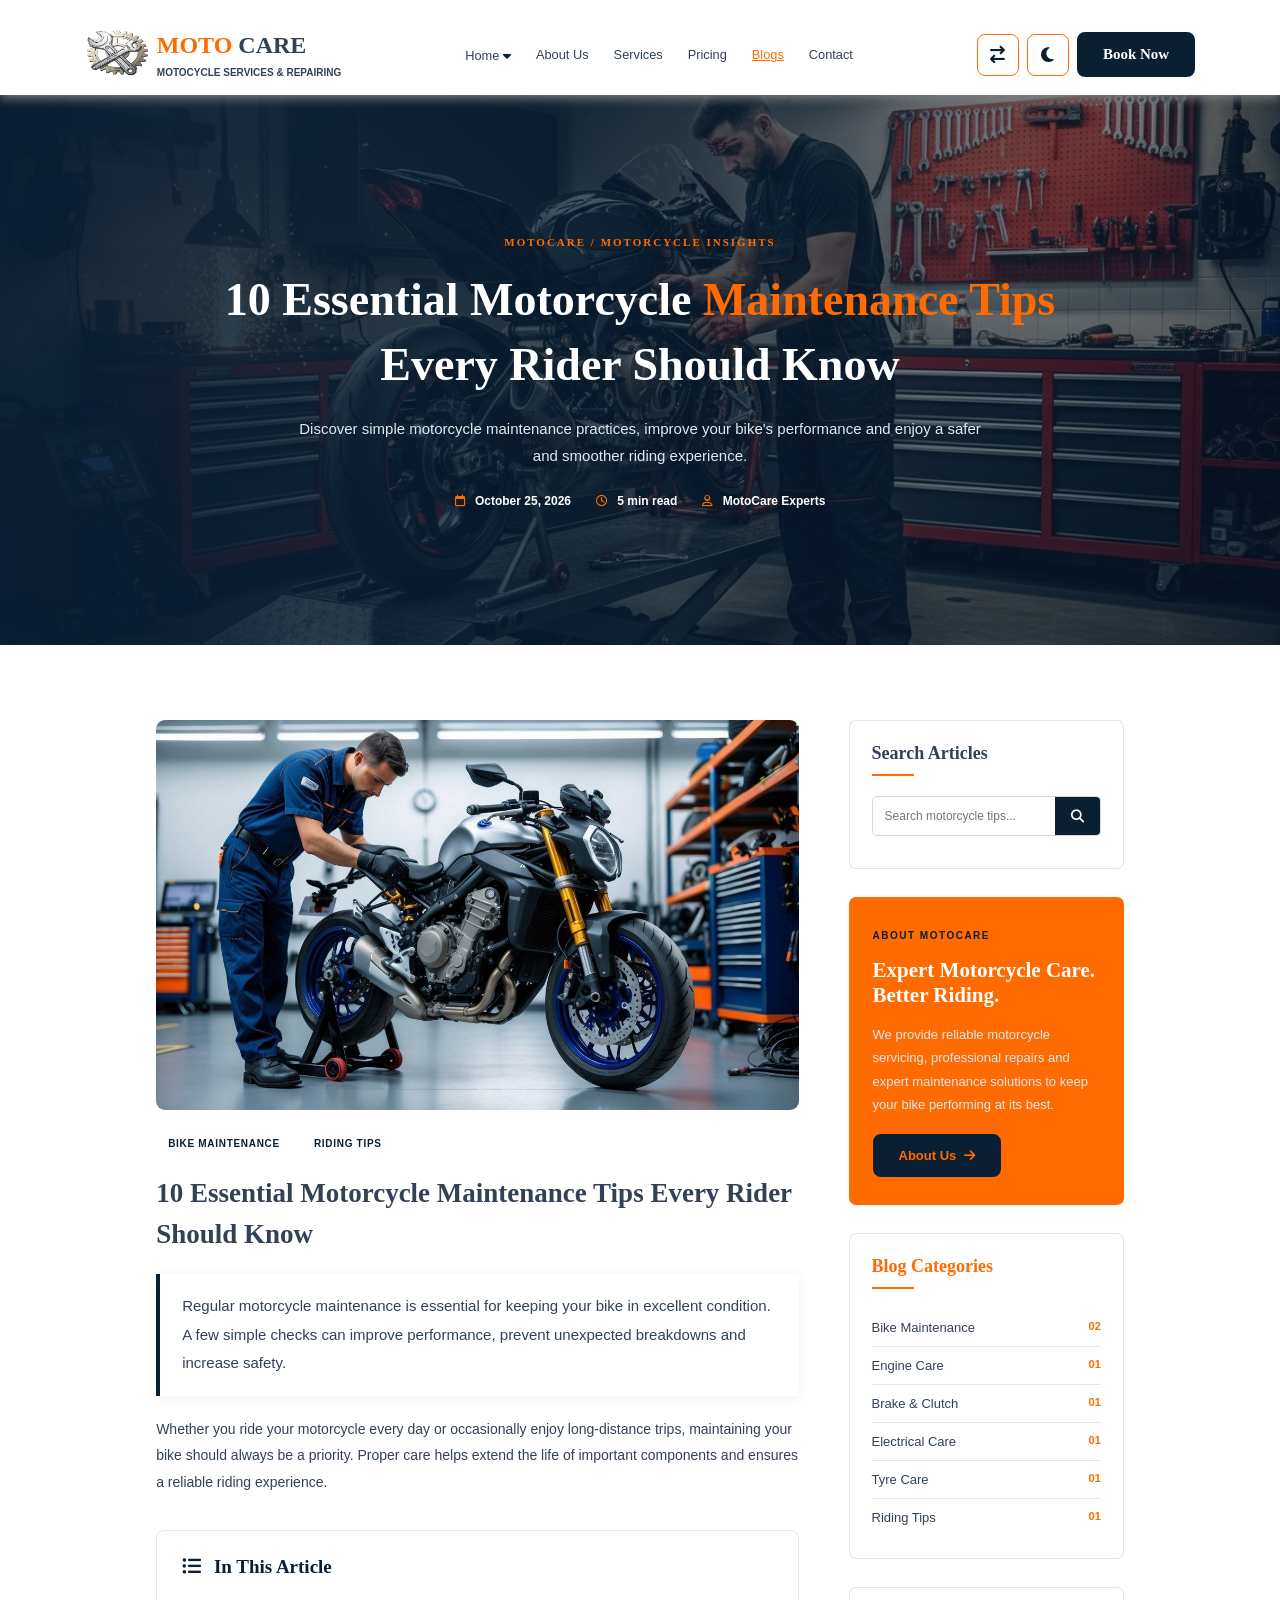
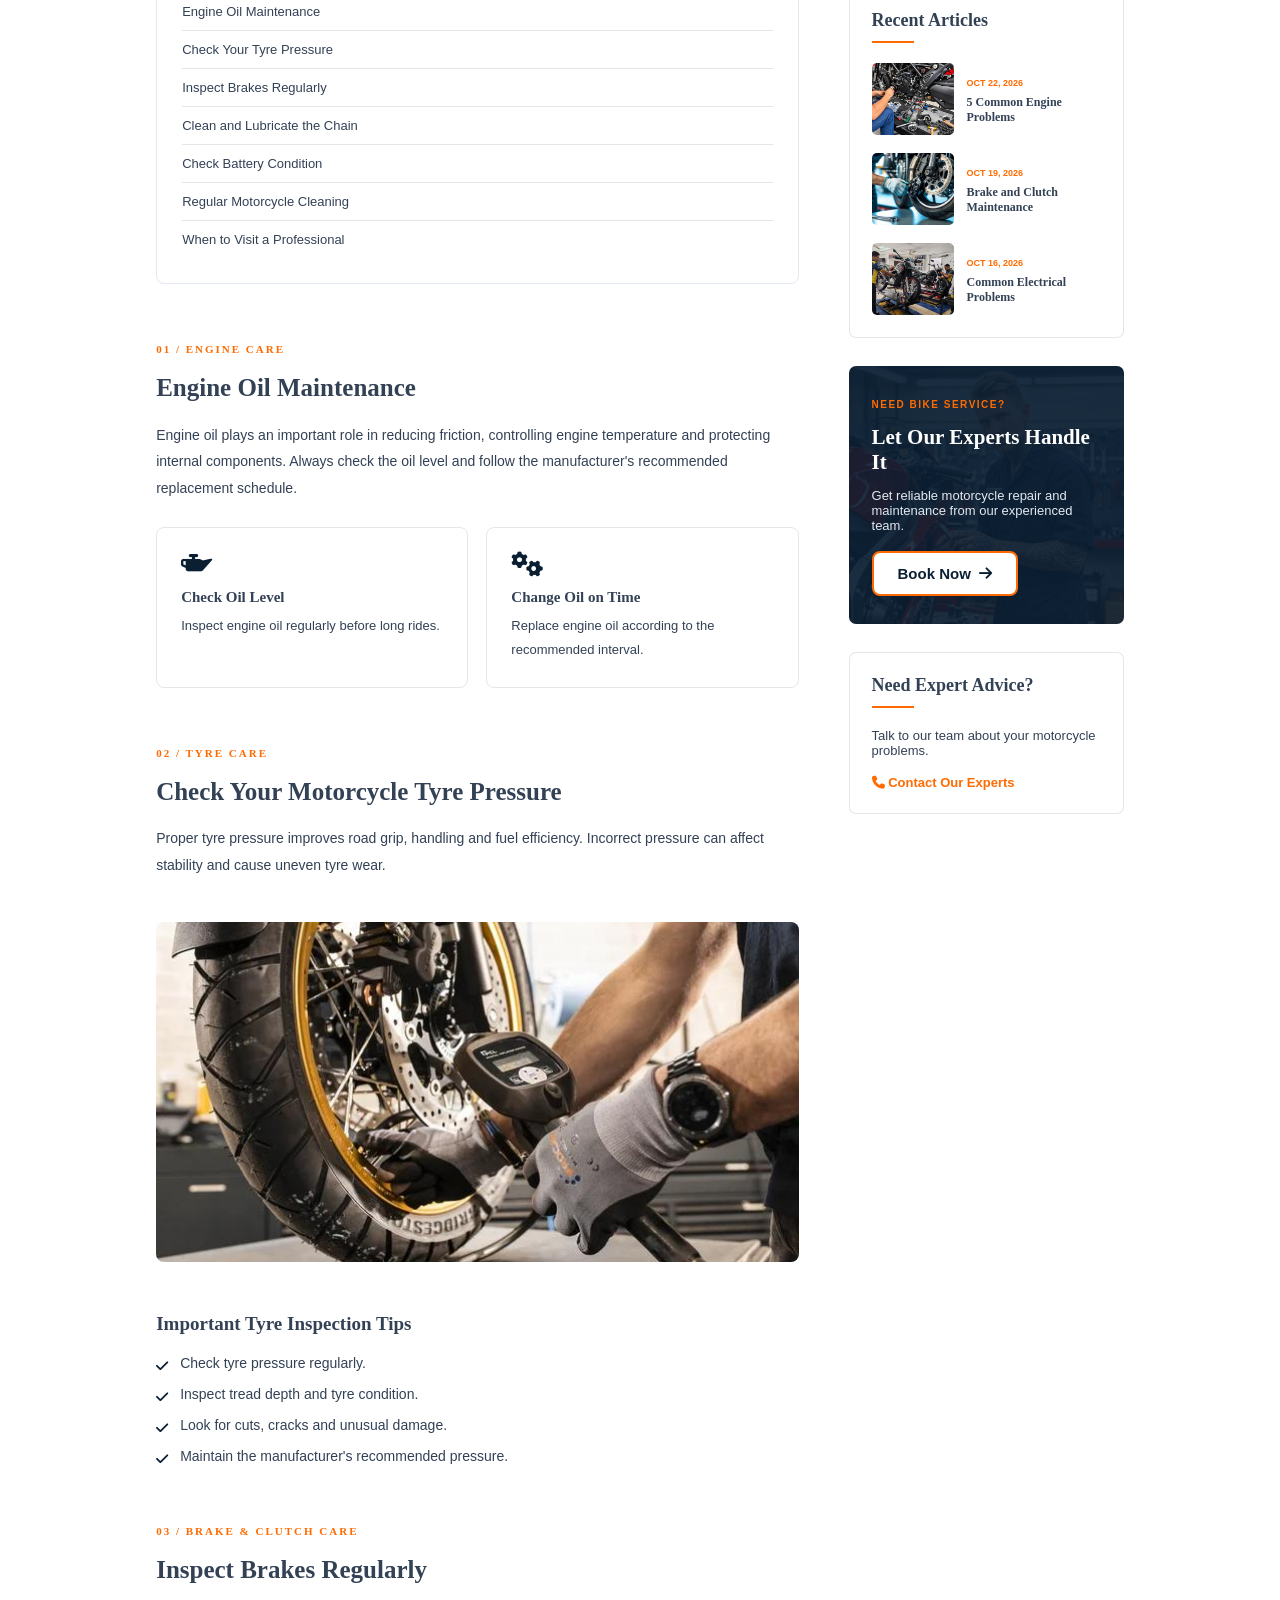
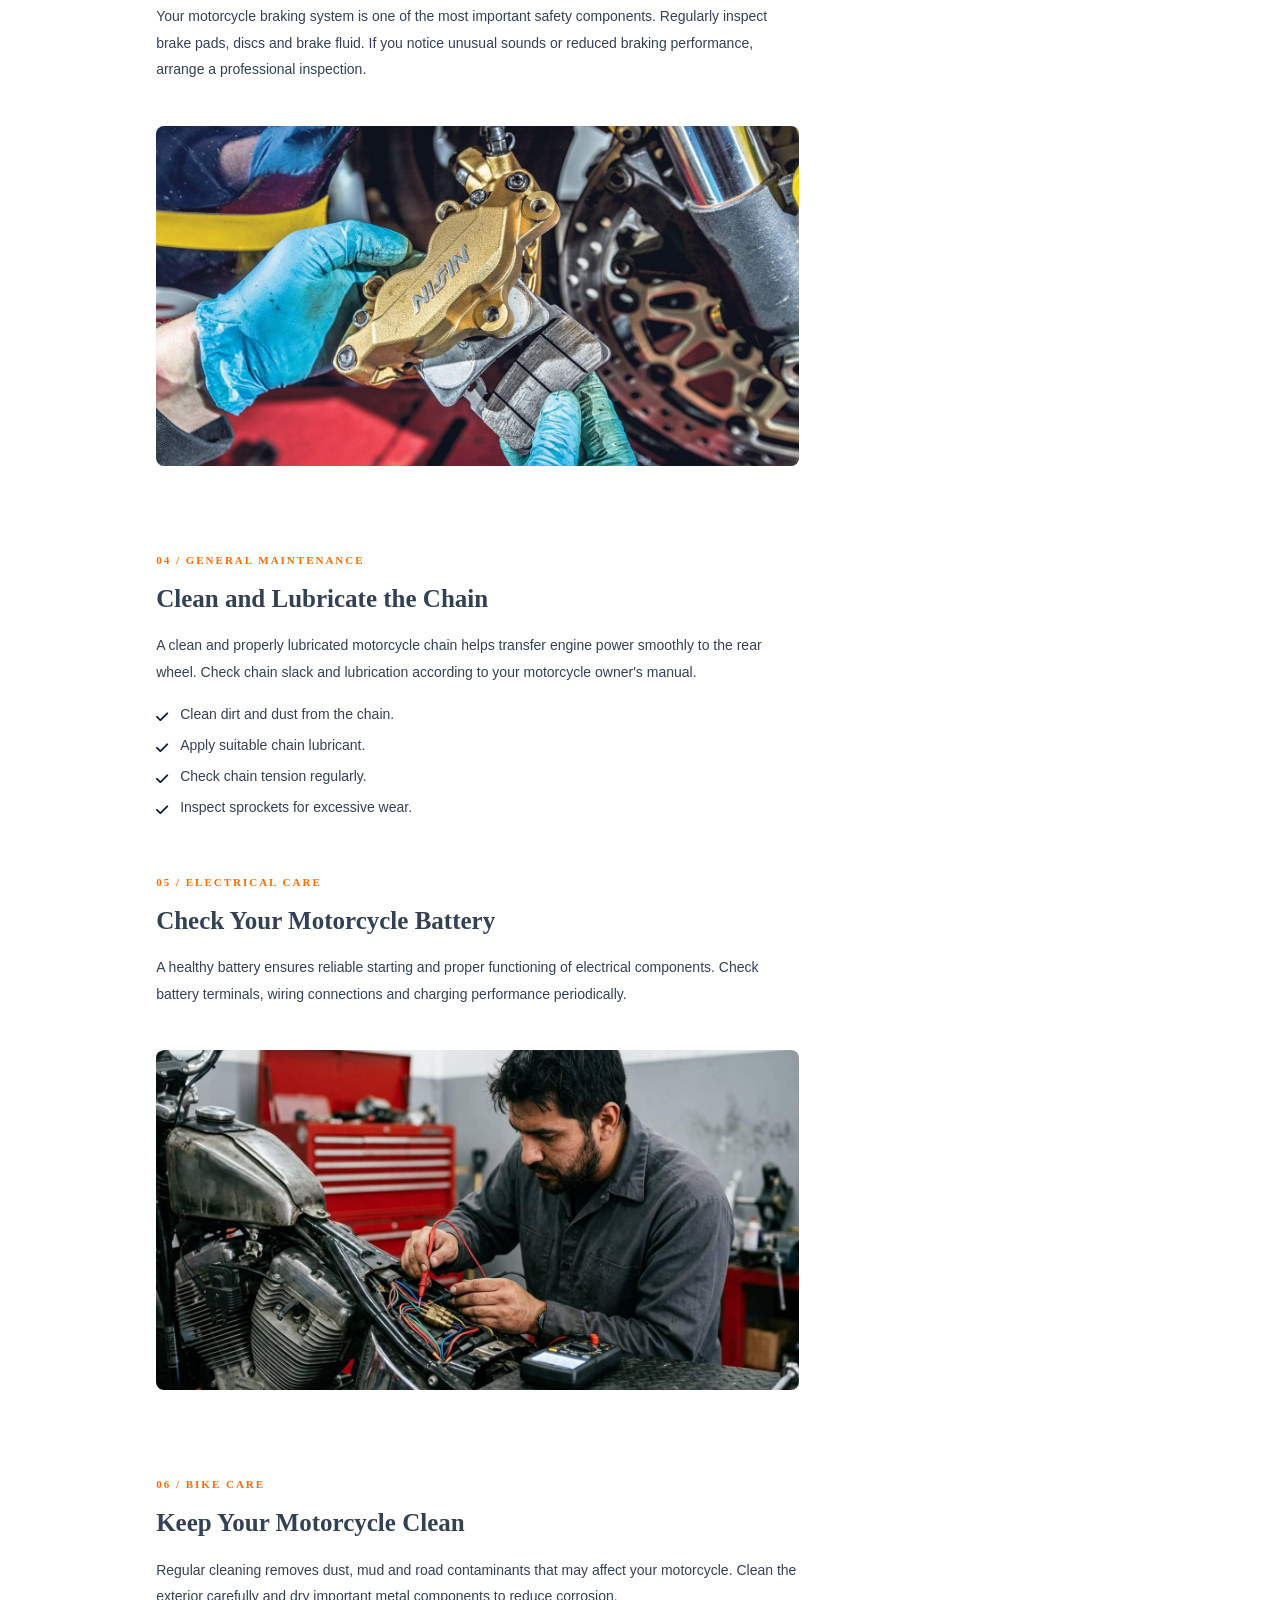
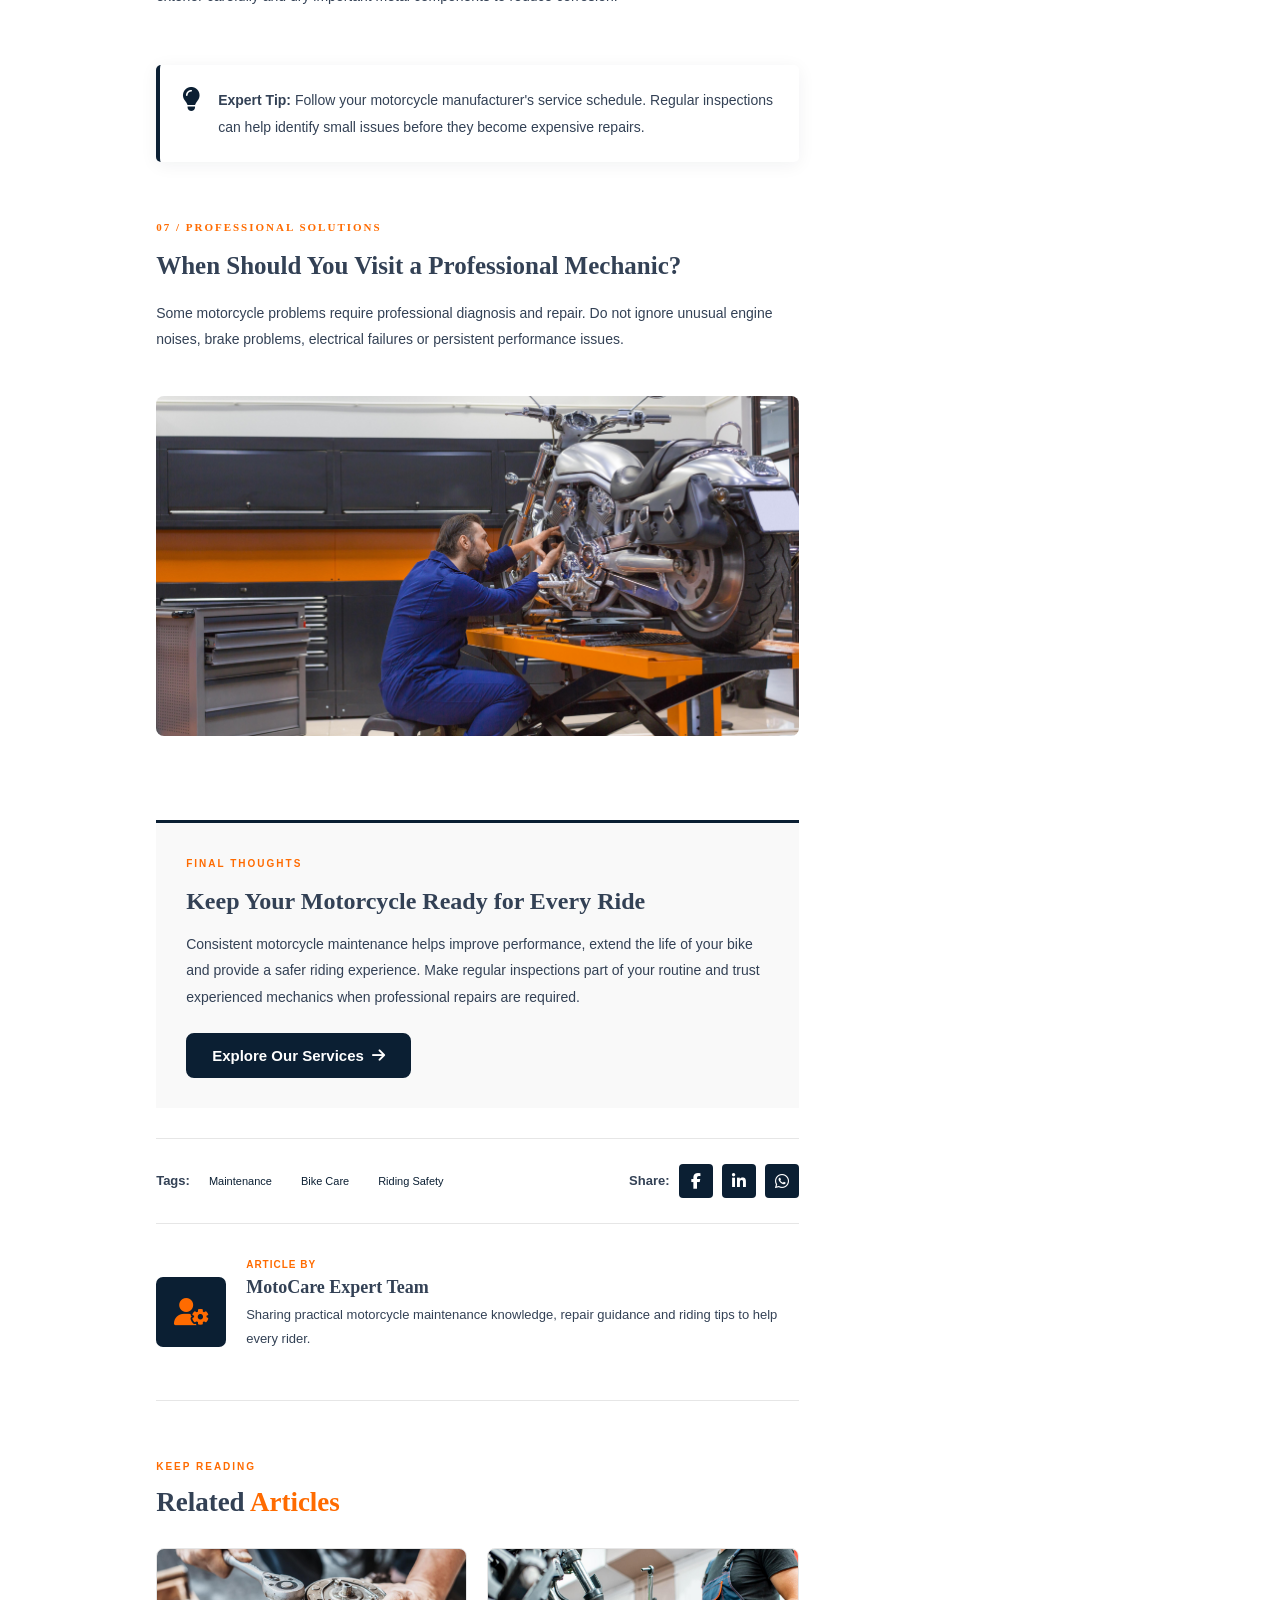
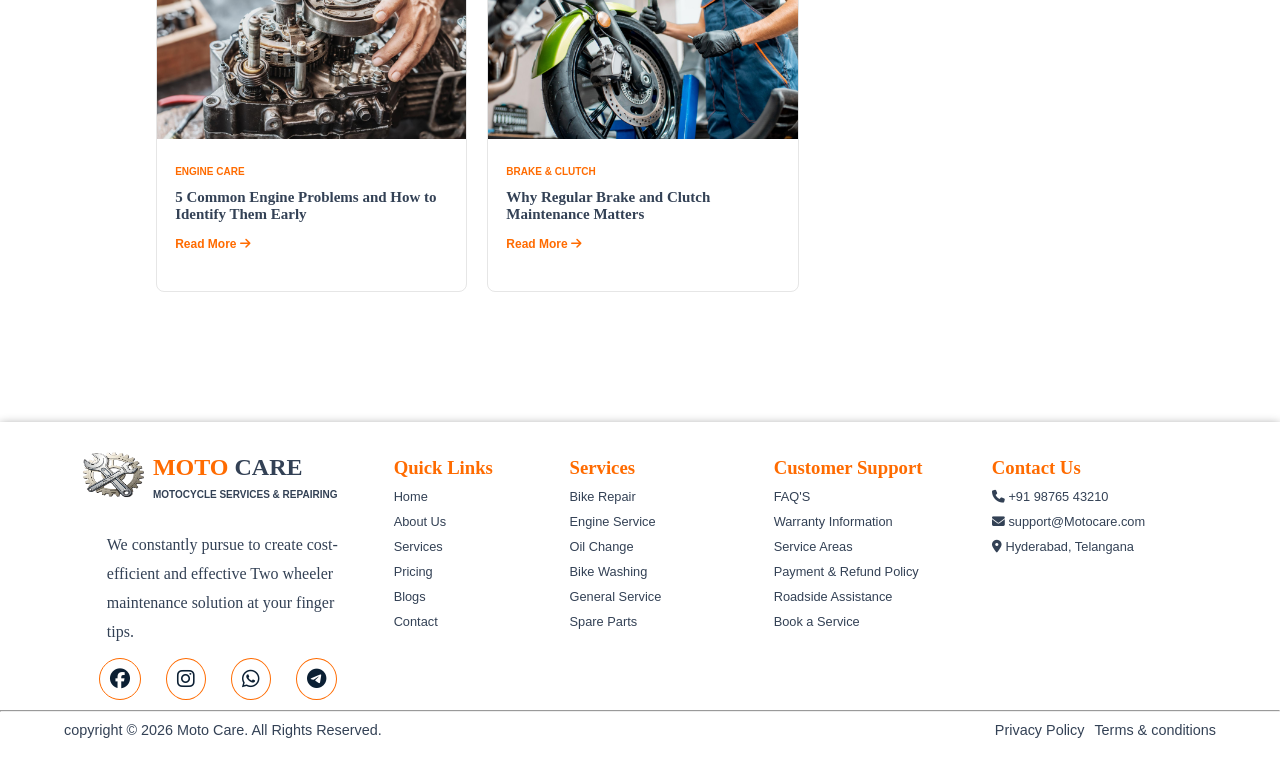
<file: blogdetails.html>
<!DOCTYPE html>
<html lang="en">
<head>
    <meta charset="UTF-8">
    <meta name="viewport" content="width=device-width, initial-scale=1.0">
    <title>MotoCare | Motorcycle Services & Repairing</title>
     <link rel="icon" type="image/png" sizes="64x64" href="images/logo3.png">
    <link rel="stylesheet"
        href="https://cdnjs.cloudflare.com/ajax/libs/font-awesome/6.5.2/css/all.min.css">

    <link rel="stylesheet" href="blogdetails.css">
    <link rel="stylesheet" href="header&footer.css">
    
</head>
<body>
    <header class="header">
        <nav class="nav-bar">
            <div class="brand">
                <div class="brand-logo">
                    <img src="images/logo4.png" alt="MOTOCARE-LOGO">
                </div> 
                <div class="brand-title">
                    <h1>MOTO<span> CARE</span></h1>
                    <p> MOTOCYCLE SERVICES & REPAIRING</p>
                </div>   
            </div>
            <div class="nav-links">
                <li class="dropdown">
                    <a href="home1.html" class="home-btn">Home <span class="caret"><i class="fa-solid fa-caret-down"></i></span></a> 
                    <ul class="dropdown-menu">
                        <li><a href="home1.html">Home Classic</a></li>
                        <li><a href="home2.html" class="nav-link active">Home Standard</a></li>
                    </ul>
                </li>
                <a href="about.html"> About Us </a>
                <a href="services.html"> Services </a>
                <a href="pricing.html"> Pricing </a>
                <a href="blogs.html"class="nav-link active"> Blogs </a>
                <a href="contact.html">Contact </a>
            </div>
            <div class="toggles">
                <button class="Rtl-toggle" id="rtl-toggle"><i class="fa-solid fa-arrow-right-arrow-left"></i></button>
                <button class="theme-toggle" id="theme-toggle"><i class="fa-solid fa-moon"></i></button>
                <a class="primary-btn" href="book.html"> Book Now </a>
                <div class="dropdown mobile-dropdown">
                    <button class="menu-toogle" id="menu-toogle">
                        <i class="fa-solid fa-bars"></i>
                    </button>
                    <ul class="dropdown-menu">
                        <li><a href="index.html">Home</a></li>
                        <li><a href="about.html">About Us</a></li>
                        <li><a href="services.html">Services</a></li>
                        <li><a href="pricing.html">Pricing</a></li>
                        <li><a href="blogs.html">Blogs</a></li>
                        <li><a href="contact.html">Contact</a></li>
                     </ul>
                </div>     

            </div>
        </nav>
    </header>



<section class="bd-hero">
    <div class="bd-hero-overlay"></div>

    <div class="bd-hero-content">
        <span class="bd-eyebrow">MOTOCARE / MOTORCYCLE INSIGHTS</span>

        <h1>
            10 Essential Motorcycle
            <span>Maintenance Tips</span>
            Every Rider Should Know
        </h1>

        <p>
            Discover simple motorcycle maintenance practices,
            improve your bike's performance and enjoy a safer
            and smoother riding experience.
        </p>

        <div class="bd-meta">
            <span><i class="fa-regular fa-calendar"></i> October 25, 2026</span>
            <span><i class="fa-regular fa-clock"></i> 5 min read</span>
            <span><i class="fa-regular fa-user"></i> MotoCare Experts</span>
        </div>
    </div>
</section>



<section class="bd-section">

    <div class="bd-container">

        <main class="bd-article">

            <div class="bd-featured-image">
                <img src="images/about5.jpg"
                alt="Professional motorcycle maintenance">
            </div>

            <div class="bd-tags">
                <span>BIKE MAINTENANCE</span>
                <span>RIDING TIPS</span>
            </div>

            <h2 class="bd-main-title">
                10 Essential Motorcycle Maintenance Tips Every Rider Should Know
            </h2>

            <blockquote class="bd-intro">
                Regular motorcycle maintenance is essential for
                keeping your bike in excellent condition. A few
                simple checks can improve performance, prevent
                unexpected breakdowns and increase safety.
            </blockquote>

            <p class="bd-description">
                Whether you ride your motorcycle every day or
                occasionally enjoy long-distance trips, maintaining
                your bike should always be a priority. Proper care
                helps extend the life of important components and
                ensures a reliable riding experience.
            </p>


            <div class="bd-toc">

                <h3><i class="fa-solid fa-list-ul"></i> In This Article</h3>

                <ul>
                    <li><a href="#bd-engine">Engine Oil Maintenance</a></li>
                    <li><a href="#bd-tyres">Check Your Tyre Pressure</a></li>
                    <li><a href="#bd-brakes">Inspect Brakes Regularly</a></li>
                    <li><a href="#bd-chain">Clean and Lubricate the Chain</a></li>
                    <li><a href="#bd-battery">Check Battery Condition</a></li>
                    <li><a href="#bd-cleaning">Regular Motorcycle Cleaning</a></li>
                    <li><a href="#bd-professional">When to Visit a Professional</a></li>
                </ul>

            </div>




            <article class="bd-content-section" id="bd-engine">

                <span class="bd-section-label">01 / ENGINE CARE</span>

                <h2>Engine Oil Maintenance</h2>

                <p>
                    Engine oil plays an important role in reducing
                    friction, controlling engine temperature and
                    protecting internal components. Always check
                    the oil level and follow the manufacturer's
                    recommended replacement schedule.
                </p>

                <div class="bd-info-grid">

                    <div class="bd-info-card">
                        <i class="fa-solid fa-oil-can"></i>
                        <h4>Check Oil Level</h4>
                        <p>Inspect engine oil regularly before long rides.</p>
                    </div>

                    <div class="bd-info-card">
                        <i class="fa-solid fa-gears"></i>
                        <h4>Change Oil on Time</h4>
                        <p>Replace engine oil according to the recommended interval.</p>
                    </div>

                </div>

            </article>


           

            <article class="bd-content-section" id="bd-tyres">

                <span class="bd-section-label">02 / TYRE CARE</span>

                <h2>Check Your Motorcycle Tyre Pressure</h2>

                <p>
                    Proper tyre pressure improves road grip,
                    handling and fuel efficiency. Incorrect pressure
                    can affect stability and cause uneven tyre wear.
                </p>

                <img class="bd-inline-image"
                src="images/typre.jpg"
                alt="Motorcycle tyre inspection">

                <h3>Important Tyre Inspection Tips</h3>

                <ul class="bd-check-list">
                    <li>Check tyre pressure regularly.</li>
                    <li>Inspect tread depth and tyre condition.</li>
                    <li>Look for cuts, cracks and unusual damage.</li>
                    <li>Maintain the manufacturer's recommended pressure.</li>
                </ul>

            </article>


            <article class="bd-content-section" id="bd-brakes">

                <span class="bd-section-label">03 / BRAKE & CLUTCH CARE</span>

                <h2>Inspect Brakes Regularly</h2>

                <p>
                    Your motorcycle braking system is one of the
                    most important safety components. Regularly
                    inspect brake pads, discs and brake fluid.
                    If you notice unusual sounds or reduced braking
                    performance, arrange a professional inspection.
                </p>

                <img class="bd-inline-image"
                src="images/brake3.jpg"
                alt="Motorcycle brake disc and maintenance">


            <!-- SECTION 04 -->

            <article class="bd-content-section" id="bd-chain">

                <span class="bd-section-label">04 / GENERAL MAINTENANCE</span>

                <h2>Clean and Lubricate the Chain</h2>

                <p>
                    A clean and properly lubricated motorcycle chain
                    helps transfer engine power smoothly to the rear
                    wheel. Check chain slack and lubrication according
                    to your motorcycle owner's manual.
                </p>

                <ul class="bd-check-list">
                    <li>Clean dirt and dust from the chain.</li>
                    <li>Apply suitable chain lubricant.</li>
                    <li>Check chain tension regularly.</li>
                    <li>Inspect sprockets for excessive wear.</li>
                </ul>

            </article>


    

            <article class="bd-content-section" id="bd-battery">

                <span class="bd-section-label">05 / ELECTRICAL CARE</span>

                <h2>Check Your Motorcycle Battery</h2>

                <p>
                    A healthy battery ensures reliable starting
                    and proper functioning of electrical components.
                    Check battery terminals, wiring connections
                    and charging performance periodically.
                </p>

                <img class="bd-inline-image"
                src="images/electric.jpg"
                alt="Motorcycle battery and electrical inspection">

            </article>


            <article class="bd-content-section" id="bd-cleaning">

                <span class="bd-section-label">06 / BIKE CARE</span>

                <h2>Keep Your Motorcycle Clean</h2>

                <p>
                    Regular cleaning removes dust, mud and road
                    contaminants that may affect your motorcycle.
                    Clean the exterior carefully and dry important
                    metal components to reduce corrosion.
                </p>

            </article>




            <div class="bd-expert-tip">

                <i class="fa-solid fa-lightbulb"></i>

                <p>
                    <strong>Expert Tip:</strong>
                    Follow your motorcycle manufacturer's service
                    schedule. Regular inspections can help identify
                    small issues before they become expensive repairs.
                </p>

            </div>




            <article class="bd-content-section" id="bd-professional">

                <span class="bd-section-label">07 / PROFESSIONAL SOLUTIONS</span>

                <h2>When Should You Visit a Professional Mechanic?</h2>

                <p>
                    Some motorcycle problems require professional
                    diagnosis and repair. Do not ignore unusual
                    engine noises, brake problems, electrical
                    failures or persistent performance issues.
                </p>

                <img class="bd-inline-image"
                src="images/about4.jpg"
                alt="Professional motorcycle mechanic repairing a bike">

            </article>




            <div class="bd-final">

                <span>FINAL THOUGHTS</span>

                <h2>Keep Your Motorcycle Ready for Every Ride</h2>

                <p>
                    Consistent motorcycle maintenance helps improve
                    performance, extend the life of your bike and
                    provide a safer riding experience. Make regular
                    inspections part of your routine and trust
                    experienced mechanics when professional repairs
                    are required.
                </p>

                <a href="services.html" class="primary-btn">
                    Explore Our Services
                    <i class="fa-solid fa-arrow-right"></i>
                </a>

            </div>


            <!-- TAGS AND SOCIAL SHARE -->

            <div class="bd-post-bottom">

                <div class="bd-post-tags">
                    <strong>Tags:</strong>
                    <span>Maintenance</span>
                    <span>Bike Care</span>
                    <span>Riding Safety</span>
                </div>

                <div class="bd-share">
                    <strong>Share:</strong>
                    <a href="https://www.facebook.com/" aria-label="Facebook">
                        <i class="fa-brands fa-facebook-f"></i>
                    </a>
                    <a href="https://www.linkedin.com/" aria-label="LinkedIn">
                        <i class="fa-brands fa-linkedin-in"></i>
                    </a>
                    <a href="https://wa.me/?text=Motorcycle%20Maintenance%20Tips"
                    aria-label="WhatsApp">
                        <i class="fa-brands fa-whatsapp"></i>
                    </a>
                </div>

            </div>


            <!-- AUTHOR -->

            <div class="bd-author">

                <div class="bd-author-icon">
                    <i class="fa-solid fa-user-gear"></i>
                </div>

                <div>
                    <span>ARTICLE BY</span>
                    <h3>MotoCare Expert Team</h3>
                    <p>
                        Sharing practical motorcycle maintenance
                        knowledge, repair guidance and riding tips
                        to help every rider.
                    </p>
                </div>

            </div>




            <section class="bd-related">

                <div class="bd-related-heading">
                    <span>KEEP READING</span>
                    <h2>Related <strong>Articles</strong></h2>
                </div>

                <div class="bd-related-grid">

                    <a href="blog-details.html" class="bd-related-card">
                        <img src="images/repair.jpg" alt="Engine repair">
                        <div>
                            <span>ENGINE CARE</span>
                            <h3>5 Common Engine Problems and How to Identify Them Early</h3>
                            <p>Read More <i class="fa-solid fa-arrow-right"></i></p>
                        </div>
                    </a>

                    <a href="blog-details.html" class="bd-related-card">
                        <img src="images/brake&clutch.jpg" alt="Brake maintenance">
                        <div>
                            <span>BRAKE & CLUTCH</span>
                            <h3>Why Regular Brake and Clutch Maintenance Matters</h3>
                            <p>Read More <i class="fa-solid fa-arrow-right"></i></p>
                        </div>
                    </a>

                </div>

            </section>

        </main>

        <aside class="bd-sidebar">

            <!-- SEARCH -->

            <div class="bd-sidebar-box">

                <h3>Search Articles</h3>

                <form class="bd-search" id="bdSearch">
                    <input type="search" id="bdSearchInput"
                    placeholder="Search motorcycle tips...">

                    <button type="submit" aria-label="Search">
                        <i class="fa-solid fa-magnifying-glass"></i>
                    </button>
                </form>

                <p id="bdSearchMessage"></p>

            </div>



            <div class="bd-about-card">

                <span>ABOUT MOTOCARE</span>

                <h3>Expert Motorcycle Care. Better Riding.</h3>

                <p>
                    We provide reliable motorcycle servicing,
                    professional repairs and expert maintenance
                    solutions to keep your bike performing at its best.
                </p>

                <a href="about.html" class="primary-btn">
                    About Us <i class="fa-solid fa-arrow-right"></i>
                </a>

            </div>


            <div class="bd-sidebar-box bd-categories">

                <h3>Blog Categories</h3>

                <ul>
                    <li><a href="blogs.html">Bike Maintenance</a><span>02</span></li>
                    <li><a href="blogs.html">Engine Care</a><span>01</span></li>
                    <li><a href="blogs.html">Brake & Clutch</a><span>01</span></li>
                    <li><a href="blogs.html">Electrical Care</a><span>01</span></li>
                    <li><a href="blogs.html">Tyre Care</a><span>01</span></li>
                    <li><a href="blogs.html">Riding Tips</a><span>01</span></li>
                </ul>

            </div>

            <div class="bd-sidebar-box">

                <h3>Recent Articles</h3>

                <a href="blog-details.html" class="bd-recent">
                    <img src="images/engine repair 1.png" alt="Engine repair">
                    <div>
                        <span>OCT 22, 2026</span>
                        <h4>5 Common Engine Problems</h4>
                    </div>
                </a>

                <a href="blog-details.html" class="bd-recent">
                    <img src="images/brake2.jpg" alt="Brake repair">
                    <div>
                        <span>OCT 19, 2026</span>
                        <h4>Brake and Clutch Maintenance</h4>
                    </div>
                </a>

                <a href="blog-details.html" class="bd-recent">
                    <img src="images/wiring.jpg" alt="Electrical repair">
                    <div>
                        <span>OCT 16, 2026</span>
                        <h4>Common Electrical Problems</h4>
                    </div>
                </a>

            </div>


            <div class="bd-sidebar-cta">

                <span>NEED BIKE SERVICE?</span>

                <h3>Let Our Experts Handle It</h3>

                <p>
                    Get reliable motorcycle repair and maintenance
                    from our experienced team.
                </p>

                <a href="book.html" class="secondary-btn">
                    Book Now <i class="fa-solid fa-arrow-right"></i>
                </a>

            </div>


            <!-- CONTACT -->

            <div class="bd-sidebar-box bd-contact">

                <h3>Need Expert Advice?</h3>

                <p>Talk to our team about your motorcycle problems.</p>

                <a href="contact.html">
                    <i class="fa-solid fa-phone"></i>
                    Contact Our Experts
                </a>

            </div>

        </aside>

    </div>

</section>



<footer class="footer">
    <nav class="footer-bar">
            <div class="footer-container">
                <div class="footer-brand">
                    <div class="footer-brand-logo">
                        <img src="images/logo4.png" alt="MOTOCARE-LOGO">
                    </div> 
                    <div class="footer-brand-title">
                        <h1>MOTO<span> CARE</span></h1>
                        <p> MOTOCYCLE SERVICES & REPAIRING</p>
                    </div>
                </div>     
                <div class="brand-info">
                    <p>We constantly pursue to create cost-efficient and effective Two wheeler maintenance solution at your finger tips.</p>
                </div>
                <div class="social-icons">
                    <a href="#" aria-label="Facebook">
                        <i class="fa-brands fa-facebook"></i>
                    </a>
                    <a href="#" aria-label="Instagram">
                        <i class="fa-brands fa-instagram"></i>
                    </a>
                    <a href="#" aria-label="WhatsApp">
                        <i class="fa-brands fa-whatsapp"></i>
                    </a>
                    <a href="#" aria-label="Telegram">
                        <i class="fa-brands fa-telegram"></i>
                    </a>
                </div>  
            </div>
            <div class="footer-box1">
                <h3>Quick Links</h3>
                <p> Home</p>
                <p> About Us</p>
                <p> Services</p>
                <p> Pricing</p>
                <p> Blogs</p>
                <p> Contact</p>
            </div>
            <div class="footer-box2">
                <h3>Services</h3>
                <p> Bike Repair</p>
                <p> Engine Service</p>
                <p> Oil Change</p>
                <p> Bike Washing</p>
                <p> General Service</p>
                <p> Spare Parts</p>
            </div>
            <div class="footer-box3">
                <h3>Customer Support</h3>
                <p> FAQ'S</p>
                <p> Warranty Information</p>
                <p> Service Areas</p>
                <p> Payment & Refund Policy</p>
                <p> Roadside Assistance</p>
                <p> Book a Service</p>
            </div>
             <div class="footer-box4">
                <h3>Contact Us</h3>
                <p><i class="fa-solid fa-phone"></i> +91 98765 43210</p>
                <p><i class="fa-solid fa-envelope"></i> support@Motocare.com</p>
                <p><i class="fa-solid fa-location-dot"></i> Hyderabad, Telangana</p> 
            </div> 
    </nav><hr>
   <div class="footer-bottom">
        <p> copyright © 2026 Moto Care. All Rights Reserved.</p>
        <p> Privacy Policy  <span> Terms & conditions</span> </p>
    </div>        
            

   </footer>


<!-- ================= JAVASCRIPT ================= -->

<script>

    const homeBtn = document.querySelector(".home-btn");
    const dropdown = document.querySelector(".dropdown");
    if (homeBtn && dropdown) {
        homeBtn.addEventListener("click", function (event) {
            event.preventDefault();
            event.stopPropagation();
            dropdown.classList.toggle("active");
        });
        document.addEventListener("click", function (event) {
            if (!dropdown.contains(event.target)) {
                dropdown.classList.remove("active");
            }
        });
    }

    let rtlButton =document.getElementById("rtl-toggle");
    rtlButton.addEventListener("click", function(){
        if(document.documentElement.dir==="ltr"){
            document.documentElement.dir="rtl";
            rtlButton.innerHTML='<i class="fa-solid fa-arrow-right-arrow-left"></i>';
        }
        else{
            document.documentElement.dir="ltr";
            rtlButton.innerHTML='<i class="fa-solid fa-arrow-right-arrow-left"></i>';
        }
    })

    let themebutton= document.getElementById("theme-toggle");
    themebutton.addEventListener("click", function(event){
        event.preventDefault();
        document.body.classList.toggle("dark");
        if(document.body.classList.contains("dark")){
            themebutton.innerHTML = '<i class="fa-solid fa-sun"></i>';
        }
        else{
            themebutton.innerHTML = '<i class="fa-solid fa-moon"></i>';
        }
    })
    const menuButton = document.querySelector("#menu-toogle");
const mobileDropdown = document.querySelector(".mobile-dropdown");

if (menuButton && mobileDropdown) {

    menuButton.addEventListener("click", function (event) {
        event.stopPropagation();
        mobileDropdown.classList.toggle("active");
    });

    document.addEventListener("click", function (event) {
        if (!mobileDropdown.contains(event.target)) {
            mobileDropdown.classList.remove("active");
        }
    });

    window.addEventListener("resize", function () {
        if (window.innerWidth > 1024) {
            mobileDropdown.classList.remove("active");
        }
    });

}

    const searchForm = document.getElementById("articleSearch");
    const searchInput = document.getElementById("searchInput");
    const searchMessage = document.getElementById("searchMessage");

    searchForm.addEventListener("submit", function(e) {

        e.preventDefault();

        const searchValue = searchInput.value.trim().toLowerCase();

        const articles = [
            "10 Essential Motorcycle Maintenance Tips",
            "5 Common Engine Problems",
            "Why Regular Brake and Clutch Maintenance Matters",
            "Common Motorcycle Electrical Problems",
            "How to Maintain Motorcycle Tyres",
            "Essential Safety Tips Every Rider Should Follow"
        ];

        const results = articles.filter(article =>
            article.toLowerCase().includes(searchValue)
        );

        if (!searchValue) {
            searchMessage.textContent = "Please enter a search keyword.";
        } else if (results.length > 0) {
            searchMessage.textContent =
                "Matching articles: " + results.join(", ");
        } else {
            searchMessage.textContent = "No matching articles found.";
        }

    });

</script>

</body>
</html>
</file>
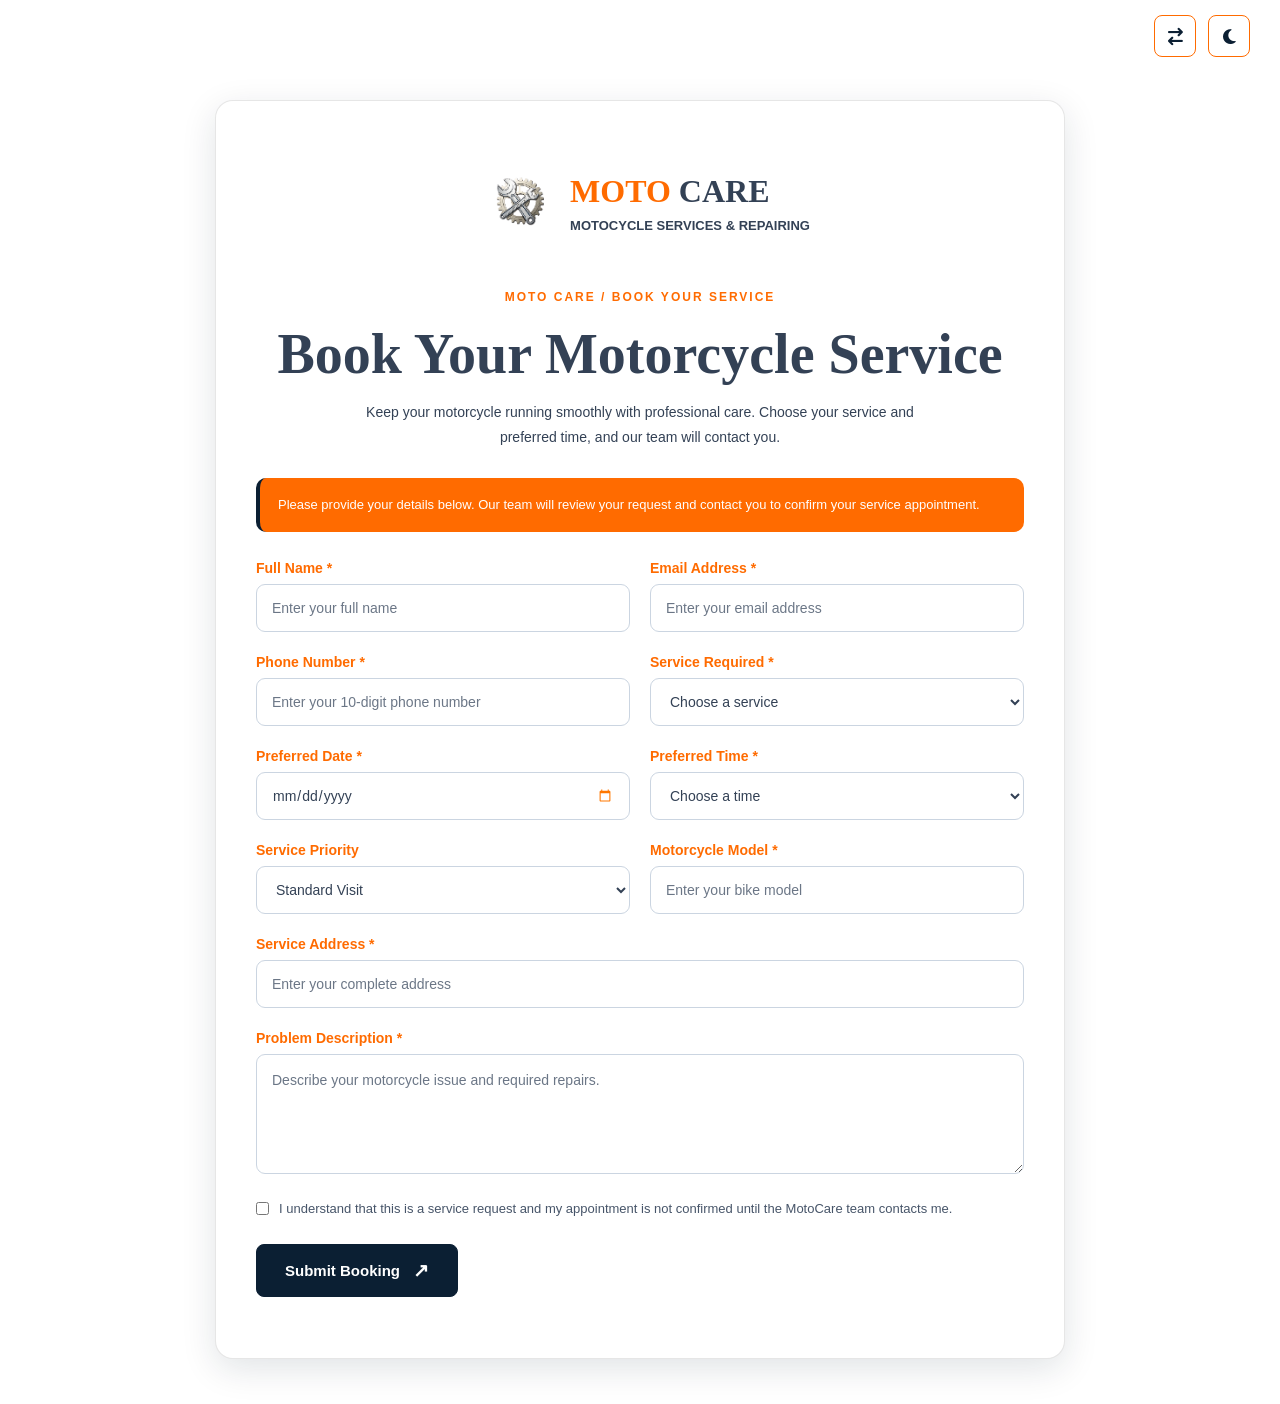
<file: book.html>
<!DOCTYPE html>
<html lang="en">
<head>
    <meta charset="UTF-8">
    <meta name="viewport" content="width=device-width, initial-scale=1.0">
    <title>MotoCare | Book Your Motorcycle Service</title>

    <link rel="icon" type="image/png" sizes="64x64" href="images/logo3.png">

    <link rel="stylesheet"
        href="https://cdnjs.cloudflare.com/ajax/libs/font-awesome/6.5.2/css/all.min.css">

    <link rel="stylesheet" href="book.css">
    <link rel="stylesheet" href="header&footer.css">
</head>

<body>

<div class="booking-top-controls">

    <button class="Rtl-toggle" id="rtl-toggle" type="button"
        title="Toggle RTL">
        <i class="fa-solid fa-arrow-right-arrow-left"></i>
    </button>

    <button class="theme-toggle" id="theme-toggle" type="button"
        title="Toggle Dark Mode">
        <i class="fa-solid fa-moon"></i>
    </button>

</div>

<section class="booking-section">

    <div class="booking-container">

        <div class="brand">
                <div class="brand-logo" >
                    <a href="index.html">
                    <img src="images/logo4.png" alt="MOTOCARE-LOGO"></a>
                </div> 
                <div class="brand-title">
                    <h1>MOTO<span> CARE</span></h1>
                    <p> MOTOCYCLE SERVICES & REPAIRING</p>
                </div>   
        </div>

        <p class="breadcrumb">MOTO CARE / BOOK YOUR SERVICE</p>

        <h2>Book Your Motorcycle Service</h2>

        <p class="intro">
            Keep your motorcycle running smoothly with professional care.
            Choose your service and preferred time, and our team will contact you.
        </p>

        <div class="notice">
            Please provide your details below. Our team will review your request
            and contact you to confirm your service appointment.
        </div>

        <form id="bookingForm">

            <div class="form-grid">

                <div class="form-group">
                    <label for="name">Full Name *</label>
                    <input type="text" id="name" name="name"
                        placeholder="Enter your full name" required>
                </div>

                <div class="form-group">
                    <label for="email">Email Address *</label>
                    <input type="email" id="email" name="email"
                        placeholder="Enter your email address" required>
                </div>

                <div class="form-group">
                    <label for="phone">Phone Number *</label>
                    <input type="tel" id="phone" name="phone"
                        placeholder="Enter your 10-digit phone number"
                        pattern="[0-9]{10}" maxlength="10" required>
                </div>

                <div class="form-group">
                    <label for="service">Service Required *</label>
                    <select id="service" name="service" required>
                        <option value="">Choose a service</option>
                        <option>General Service</option>
                        <option>Engine Repair</option>
                        <option>Brake & Clutch Repair</option>
                        <option>Electrical Repair</option>
                        <option>Oil Change</option>
                        <option>Bike Washing</option>
                        <option>Spare Parts Replacement</option>
                        <option>Emergency Bike Repair</option>
                    </select>
                </div>

                <div class="form-group">
                    <label for="date">Preferred Date *</label>
                    <input type="date" id="date" name="date" required>
                </div>

                <div class="form-group">
                    <label for="time">Preferred Time *</label>
                    <select id="time" name="time" required>
                        <option value="">Choose a time</option>
                        <option>09:00 AM - 11:00 AM</option>
                        <option>11:00 AM - 01:00 PM</option>
                        <option>01:00 PM - 03:00 PM</option>
                        <option>03:00 PM - 05:00 PM</option>
                        <option>05:00 PM - 07:00 PM</option>
                    </select>
                </div>

                <div class="form-group">
                    <label for="priority">Service Priority</label>
                    <select id="priority" name="priority">
                        <option>Standard Visit</option>
                        <option>Urgent Visit</option>
                        <option>Emergency Visit</option>
                    </select>
                </div>

                <div class="form-group">
                    <label for="bike">Motorcycle Model *</label>
                    <input type="text" id="bike" name="bike"
                        placeholder="Enter your bike model" required>
                </div>

                <div class="form-group full-width">
                    <label for="address">Service Address *</label>
                    <input type="text" id="address" name="address"
                        placeholder="Enter your complete address" required>
                </div>

                <div class="form-group full-width">
                    <label for="problem">Problem Description *</label>
                    <textarea id="problem" name="problem" rows="4"
                        placeholder="Describe your motorcycle issue and required repairs."
                        required></textarea>
                </div>

            </div>

            <label class="consent">
                <input type="checkbox" id="consent" required>
                <span>
                    I understand that this is a service request and my
                    appointment is not confirmed until the MotoCare team contacts me.
                </span>
            </label>

            <button type="submit" class="submit-btn">
                Submit Booking <span>↗</span>
            </button>

            <p id="message" role="status"></p>

        </form>

    </div>

</section>

<script>

    // RTL Toggle

    const rtlButton = document.getElementById("rtl-toggle");

    rtlButton.addEventListener("click", function () {

        document.body.classList.toggle("rtl");

        document.documentElement.dir =
            document.body.classList.contains("rtl") ? "rtl" : "ltr";

    });


    // Light and Dark Theme Toggle

    const themeButton = document.getElementById("theme-toggle");

    themeButton.addEventListener("click", function () {

        document.body.classList.toggle("dark");

        const icon = themeButton.querySelector("i");

        if (document.body.classList.contains("dark")) {

            icon.classList.replace("fa-moon", "fa-sun");

        } else {

            icon.classList.replace("fa-sun", "fa-moon");

        }

    });


    // Prevent Past Date Selection

    const dateInput = document.getElementById("date");

    const today = new Date();

    dateInput.min = new Date(
        today.getTime() - today.getTimezoneOffset() * 60000
    ).toISOString().split("T")[0];


    // Booking Form Validation

    document.getElementById("bookingForm").addEventListener(
        "submit",
        function(event) {

            event.preventDefault();

            const message = document.getElementById("message");

            message.textContent =
                "Your booking form has been validated successfully. Please connect a booking service to receive and process requests.";

            message.style.color = "#FF6B00";

            this.reset();

        }
    );

</script>

</body>
</html>
</file>
<file: blogdetails.css>
* {
    margin: 0;
    padding: 0;
    box-sizing: border-box;
}
:root {
    --bg-color: #FFFFFF;
    --surface-color: #FFFFFF;
    --card-color: #FFFFFF;
    --text-color: #334155;
    --paragraph-color: #475569;
    --primary-color: #0B1F33;
    --secondary-color: #FF6B00;
    --border-color: #E2E8F0;
    --heading-font: "Cinzel", serif;
    --body-font: "Lato", sans-serif;
}

body.dark {
    --bg-color: #080D13;
    --surface-color: #101A25;
    --card-color: #142232;
    --text-color: #E2E8F0;
    --paragraph-color: #B8C4D1;
    --primary-color: #FF6B00;
    --secondary-color: #0B1F33;
    --border-color: #29394A;
    --heading-font: "Cinzel", serif;
    --body-font: "Lato", sans-serif;
}

body {
    background-color: var(--bg-color);
    color: var(--text-color);
    transition: background-color 0.3s ease, color 0.3s ease;
}

.bd-hero,
.bd-section {
    font-family: var(--body-font);
}

.bd-hero {
    min-height: 550px;
    position: relative;
    display: flex;
    align-items: center;
    justify-content: center;
    text-align: center;
    padding: 70px 5%;

    background:
        linear-gradient(
            90deg,
            rgba(11, 31, 51, 0.94),
            rgba(11, 31, 51, 0.72),
            rgba(11, 31, 51, 0.48)
        ),
        url("images/blog.jpg") center/cover no-repeat;
}



.bd-hero-content {
    position: relative;
    z-index: 1;
    max-width: 900px;
}

.bd-eyebrow,
.bd-section-label {
    color: #FF6B00;
    font-family: var(--heading-font);
    font-size: 11px;
    font-weight: 700;
    letter-spacing: 2px;
}

.bd-hero h1 {
    color: #FFFFFF;
    font-family: var(--heading-font);
    font-size: clamp(30px, 4vw, 46px);
    line-height: 1.4;
    margin: 18px 0;
}

.bd-hero h1 span {
    color: #FF6B00;
}

.bd-hero-content > p {
    max-width: 700px;
    margin: auto;
    color: #E2E8F0;
    font-size: 15px;
    line-height: 1.8;
}

.bd-meta {
    display: flex;
    justify-content: center;
    align-items: center;
    flex-wrap: wrap;
    gap: 25px;
    margin-top: 25px;
}

.bd-meta span {
    color: #FFFFFF;
    font-size: 12px;
    font-weight: 600;
}

.bd-meta i {
    color: #FF6B00;
    margin-right: 6px;
}


.bd-section {
    padding: 75px 8%;
    background: var(--bg-color);
    color: var(--text-color);
}

.bd-container {
    width: 90%;
    max-width: 1400px;
    margin: auto;

    display: grid;
    grid-template-columns: minmax(0, 2.1fr) minmax(260px, 0.9fr);
    gap: 50px;
    align-items: start;
}

.bd-article {
    min-width: 0;
}

.bd-article h2,
.bd-article h3,
.bd-article h4,
.bd-sidebar h3,
.bd-sidebar h4 {
    font-family: var(--heading-font);
    color: var(--text-color);
}


.bd-featured-image {
    width: 100%;
    height: 390px;
    overflow: hidden;
    border-radius: 9px;
    margin-bottom: 22px;
}

.bd-featured-image img {
    width: 100%;
    height: 100%;
    object-fit: cover;
    transition: transform 0.5s ease;
}

.bd-featured-image:hover img {
    transform: scale(1.04);
}


.bd-tags {
    display: flex;
    gap: 10px;
    flex-wrap: wrap;
    margin-bottom: 18px;
}

.bd-tags span {
    padding: 6px 12px;
   
    color: var(--primary-color);
    border-radius: 4px;
    font-size: 10px;
    font-weight: 700;
    letter-spacing: 0.7px;
}

.bd-main-title {
    font-size: 27px;
    line-height: 1.5;
    margin-bottom: 18px;
}

.bd-intro {
    border-left: 4px solid var(--primary-color);
    background: var(--bg-color);
    padding: 18px 22px;
    margin: 20px 0;
    font-size: 15px;
    line-height: 1.9;
    color: var(--text-color);
    box-shadow: 0 2px 15px rgba(11, 31, 51, 0.06);
}

.bd-description,
.bd-content-section p {
    color: var(--text-color);
    font-size: 14px;
    line-height: 1.9;
    margin-bottom: 18px;
}

.bd-toc {
    border: 1px solid var(--border-color, #E2E8F0);
    padding: 25px;
    margin: 35px 0;
    border-radius: 8px;
    background: var(--bg-color);
}

.bd-toc h3 {
    font-size: 19px;
    margin-bottom: 15px;
    color: var(--primary-color);
}

.bd-toc h3 i {
    color: var(--primary-color);
    margin-right: 8px;
}

.bd-toc ul {
    list-style: none;
  
}

.bd-toc li {
    border-bottom: 1px solid rgba(128, 128, 128, 0.2);
      
}

.bd-toc li:last-child {
    border-bottom: none;
}

.bd-toc a {
    display: block;
    padding: 11px 0;
    color: var(--text-color);
    font-size: 13px;
    transition: 0.3s;
    text-decoration: none;
}

.bd-toc a:hover {
    color: var(--secondary-color);
    padding-left: 8px;
}


.bd-content-section {
    margin: 55px 0;
    scroll-margin-top: 110px;
}

.bd-content-section h2 {
    font-size: 25px;
    margin: 12px 0 15px;
    line-height: 1.5;
}

.bd-content-section h3 {
    font-size: 19px;
    margin: 22px 0 15px;
}

.bd-inline-image {
    width: 100%;
    height: 340px;
    object-fit: cover;
    border-radius: 8px;
    margin: 25px 0;
    transition: transform 0.4s ease;
}

.bd-inline-image:hover {
    transform: scale(1.015);
}


.bd-info-grid {
    display: grid;
    grid-template-columns: repeat(2, 1fr);
    gap: 18px;
    margin: 25px 0;
}

.bd-info-card {
    padding: 24px;
    border: 1px solid rgba(128, 128, 128, 0.2);
    border-radius: 8px;
    transition: all 0.3s ease;
}

.bd-info-card:hover {
    border-color: var(--secondary-color);
    transform: translateY(-5px);
    box-shadow: 0 8px 20px rgba(11, 31, 51, 0.07);
}

.bd-info-card i {
    font-size: 25px;
    color: var(--primary-color);
    margin-bottom: 12px;
}

.bd-info-card h4 {
    font-size: 15px;
    margin-bottom: 8px;
}

.bd-info-card p {
    font-size: 13px;
    margin-bottom: 0;
}


.bd-check-list {
    list-style: none;
    margin: 20px 0;
}

.bd-check-list li {
    display: flex;
    gap: 12px;
    align-items: flex-start;
    color: var(--text-color);
    font-size: 14px;
    margin-bottom: 13px;
}

.bd-check-list li::before {
    content: "\f00c";
    font-family: "Font Awesome 6 Free";
    font-weight: 900;
    color: var(--primary-color);
    margin-top: 3px;
}



.bd-expert-tip {
    display: flex;
    align-items: flex-start;
    gap: 18px;
    padding: 22px;
    margin: 35px 0;
    background: var(--bg-color);
    border-left: 4px solid var(--primary-color);
    box-shadow: 0 3px 18px rgba(11, 31, 51, 0.06);
    border-radius: 5px;
}

.bd-expert-tip i {
    font-size: 24px;
    color: var(--primary-color);
}

.bd-expert-tip p {
    color: var(--text-color);
    font-size: 14px;
    line-height: 1.9;
    margin: 0;
}



.bd-final {
    padding: 30px;
    margin: 45px 0 30px;
    border-top: 3px solid var(--primary-color);
    background: rgba(128, 128, 128, 0.05);
}

.bd-final > span {
    font-size: 10px;
    color: #FF6B00;
    font-weight: 700;
    letter-spacing: 2px;
}

.bd-final h2 {
    font-size: 24px;
    margin: 12px 0;
}

.bd-final p {
    font-size: 14px;
    line-height: 1.9;
    color: var(--text-color);
    margin-bottom: 22px;
}



.bd-post-bottom {
    display: flex;
    align-items: center;
    justify-content: space-between;
    flex-wrap: wrap;
    gap: 20px;
    padding: 25px 0;
    border-top: 1px solid rgba(128, 128, 128, 0.2);
    border-bottom: 1px solid rgba(128, 128, 128, 0.2);
}

.bd-post-tags,
.bd-share {
    display: flex;
    align-items: center;
    flex-wrap: wrap;
    gap: 9px;
}

.bd-post-tags strong,
.bd-share strong {
    font-size: 13px;
}

.bd-post-tags span {
    padding: 5px 10px;
    font-size: 11px;
    color: var(--primary-color);
    border-radius: 4px;
}

.bd-share a {
    width: 34px;
    height: 34px;
    display: grid;
    place-items: center;
    background: var(--primary-color);
    color: #FFFFFF;
    border-radius: 4px;
    transition: 0.3s;
    text-decoration: none;
}

.bd-share a:hover {
    background: var(--secondary-color);
    transform: translateY(-3px);
}



.bd-author {
    display: flex;
    align-items: center;
    gap: 20px;
    padding: 30px 0;
    border-bottom: 1px solid rgba(128, 128, 128, 0.2);
}

.bd-author-icon {
    min-width: 70px;
    height: 70px;
    display: grid;
    place-items: center;
    background: var(--primary-color);
    color: var(--secondary-color);
    border-radius: 7px;
    font-size: 28px;
}

.bd-author span {
    font-size: 10px;
    font-weight: 700;
    color: #FF6B00;
    letter-spacing: 1px;
}

.bd-author h3 {
    font-size: 18px;
    margin: 5px 0;

}

.bd-author p {
    color: var(--text-color);
    font-size: 13px;
}



.bd-related {
    margin-top: 55px;
}

.bd-related-heading {
    margin-bottom: 25px;
}

.bd-related-heading > span {
    font-size: 10px;
    color: #FF6B00;
    font-weight: 700;
    letter-spacing: 2px;
}

.bd-related-heading h2 {
    font-size: 27px;
    margin-top: 8px;
    color: var(--text-color);
}

.bd-related-heading h2 strong {
    color: #FF6B00;
}

.bd-related-grid {
    display: grid;
    grid-template-columns: repeat(2, 1fr);
    gap: 20px;
}
.bd-related-grid a{
    text-decoration: none;
}
.bd-related-card {
    border: 1px solid rgba(128, 128, 128, 0.2);
    border-radius: 8px;
    overflow: hidden;
    transition: 0.3s;
}

.bd-related-card:hover {
    transform: translateY(-5px);
    box-shadow: 0 8px 20px rgba(11, 31, 51, 0.1);
}

.bd-related-card img {
    width: 100%;
    height: 190px;
    object-fit: cover;
}

.bd-related-card > div {
    padding: 18px;
}

.bd-related-card span {
    color: #FF6B00;
    font-size: 10px;
    font-weight: 700;
    text-decoration: none;
}

.bd-related-card h3 {
    font-size: 15px;
    margin: 10px 0;
}

.bd-related-card p {
    font-size: 12px;
    font-weight: 700;
    color: #FF6B00;
}



.bd-sidebar {
    display: flex;
    flex-direction: column;
    gap: 28px;
    position: sticky;
    top: 105px;
}

.bd-sidebar-box {
    padding: 22px;
    border: 1px solid rgba(128, 128, 128, 0.2);
    border-radius: 7px;
    background: var(--bg-color);
}

.bd-sidebar-box h3 {
    font-size: 18px;
    margin-bottom: 20px;
}

.bd-sidebar-box h3::after {
    content: "";
    display: block;
    width: 42px;
    height: 2px;
    background: #FF6B00;
    margin-top: 10px;
}




.bd-search {
    display: flex;
    border: 1px solid rgba(128, 128, 128, 0.3);
    border-radius: 5px;
    overflow: hidden;
}

.bd-search input {
    width: 100%;
    min-width: 0;
    padding: 12px;
    border: none;
    outline: none;
    background: var(--bg-color);
    color: var(--text-color);
    font-size: 12px;
}

.bd-search button {
    min-width: 45px;
    border: none;
    background: var(--primary-color);
    color: #FFFFFF;
    cursor: pointer;
    transition: 0.3s;
}

.bd-search button:hover {
    background: var(--secondary-color);
}

#bdSearchMessage {
    font-size: 12px;
    color: var(--secondary-color);
    margin-top: 10px;
}


.bd-about-card {
    padding: 28px 24px;
    background: var(--secondary-color);
    border-radius: 7px;
    position: relative;
    overflow: hidden;
}

.bd-about-card > span,
.bd-sidebar-cta > span {
    color: var(--primary-color);
    font-size: 10px;
    font-weight: 700;
    letter-spacing: 1.5px;
}

.bd-about-card h3 {
    color: #FFFFFF;
    font-size: 21px;
    margin: 15px 0;
}

.bd-about-card p {
    color: #E2E8F0;
    font-size: 13px;
    line-height: 1.8;
    margin-bottom: 17px;
}

.bd-about-card a {
    color: var(--secondary-color);
    font-size: 13px;
    font-weight: 700;
}


.bd-categories h3{
    color: #FF6B00;
}
.bd-categories ul {
    list-style: none;
}

.bd-categories li {
    display: flex;
    justify-content: space-between;
    padding: 11px 0;
    border-bottom: 1px solid rgba(128, 128, 128, 0.2);
    font-size: 13px;
}

.bd-categories li:last-child {
    border: none;
}

.bd-categories li a {
    color: var(--text-color);
    transition: 0.3s;
    text-decoration: none;
}

.bd-categories li a:hover {
    color: var(--primary-color);
}

.bd-categories li span {
    color: #FF6B00;
    font-size: 11px;
    font-weight: 700;
}

.bd-sidebar-box a{
    text-decoration: none;
}


.bd-recent {
    display: flex;
    gap: 13px;
    align-items: center;
    margin-bottom: 18px;
}

.bd-recent:last-child {
    margin-bottom: 0;
}

.bd-recent img {
    width: 82px;
    height: 72px;
    object-fit: cover;
    border-radius: 5px;
    flex-shrink: 0;
}

.bd-recent span {
    font-size: 9px;
    color: #FF6B00;
    font-weight: 700;
}

.bd-recent h4 {
    font-size: 12px;
    margin-top: 5px;
    transition: 0.3s;
}

.bd-recent:hover h4 {
    color: var(--primary-color);
}



.bd-sidebar-cta {
    padding: 28px 23px;
    border-radius: 7px;
    background:
        linear-gradient(
            rgba(11, 31, 51, 0.94),
            rgba(11, 31, 51, 0.90)
        ),
        url("images/mechanic3.png") center/cover;
}
.bd-sidebar-cta span{
    color: #FF6B00;
}
.bd-sidebar-cta h3 {
    color: #FFFFFF;
    font-size: 21px;
    margin: 13px 0;
}

.bd-sidebar-cta p {
    color: #E2E8F0;
    font-size: 13px;
    margin-bottom: 18px;
}




.bd-contact p {
    color: var(--text-color);
    font-size: 13px;
    margin-bottom: 15px;
}

.bd-contact a {
    color: #FF6B00;
    font-size: 13px;
    font-weight: 700;
}

@media (max-width: 1200px) {

    .bd-container {
        width: 94%;
        gap: 30px;
    }

    .bd-featured-image {
        height: 340px;
    }

}


/* Tablet */

@media (max-width: 1024px) {

    .bd-container {
        grid-template-columns: minmax(0, 1.7fr) minmax(220px, 0.8fr);
        gap: 22px;
    }

    .bd-hero {
        min-height: 380px;
    }

    .bd-featured-image {
        height: 290px;
    }

    .bd-sidebar {
        top: 90px;
    }

}


/* Small Tablet */

@media (max-width: 768px) {

    .bd-section {
        padding: 50px 0;
    }

    .bd-container {
        grid-template-columns: 1fr;
    }

    .bd-sidebar {
        position: static;
        display: grid;
        grid-template-columns: repeat(2, minmax(0, 1fr));
        gap: 20px;
    }

    .bd-hero {
        min-height: 360px;
        padding: 55px 5%;
    }

    .bd-hero h1 {
        font-size: 32px;
    }

    .bd-featured-image {
        height: 330px;
    }

}


/* Mobile */

@media (max-width: 640px) {

    .bd-hero {
        min-height: 390px;
        padding: 45px 6%;
    }

    .bd-hero h1 {
        font-size: 26px;
    }

    .bd-hero-content > p {
        font-size: 13px;
    }

    .bd-meta {
        gap: 12px 18px;
    }

    .bd-meta span {
        font-size: 10px;
    }

    .bd-container {
        width: 92%;
    }

    .bd-featured-image {
        height: 240px;
    }

    .bd-main-title {
        font-size: 21px;
    }

    .bd-intro {
        font-size: 13px;
        padding: 15px;
    }

    .bd-content-section {
        margin: 40px 0;
    }

    .bd-content-section h2 {
        font-size: 20px;
    }

    .bd-content-section p {
        font-size: 13px;
    }

    .bd-inline-image {
        height: 230px;
    }

    .bd-info-grid {
        grid-template-columns: 1fr;
    }

    .bd-toc {
        padding: 18px;
    }

    .bd-expert-tip {
        padding: 16px;
        gap: 12px;
    }

    .bd-final {
        padding: 20px;
    }

    .bd-final h2 {
        font-size: 20px;
    }

    .bd-post-bottom {
        flex-direction: column;
        align-items: flex-start;
    }

    .bd-author {
        align-items: flex-start;
    }

    .bd-author-icon {
        min-width: 55px;
        height: 55px;
        font-size: 22px;
    }

    .bd-related-grid {
        grid-template-columns: 1fr;
    }

    .bd-sidebar {
        grid-template-columns: 1fr;
    }

}


/* Small Mobile */

@media (max-width: 380px) {

    .bd-hero h1 {
        font-size: 23px;
    }

    .bd-meta {
        flex-direction: column;
        gap: 8px;
    }

}
</file>
<file: header&footer.css>
* {
    margin: 0;
    padding: 0;
    box-sizing: border-box;
}
:root {
    --bg-color: #FFFFFF;
    --text-color:  #334155;
    --paragraph-color: #475569;
    --primary-color: #0B1F33;
    --secondary-color: #FF6B00;
    --heading-font: "Cinzel", serif;
    --body-font: "Lato", sans-serif;
}

body.dark {
    --bg-color: black;
    --text-color:  #E2E8F0;
    --paragraph-color: #475569;
    --primary-color: #FF6B00;
    --secondary-color: #0B1F33;
    --heading-font: "Cinzel", serif;
  --body-font: "Lato", sans-serif;
}
html {
    min-height: 100%;
}
body{
    min-width: 100%;
    background-color: var(--bg-color);
}
header {
    width: 100%;
    height: 95px;
    background:var(--bg-color) ;
    position: sticky;
    top: 0;
    z-index: 1000;
    box-shadow: 0 3px 10px gray;
}
.nav-bar {
    display: flex;
    align-items: center;
    justify-content: space-between;
    flex-direction: row;
    flex-wrap: nowrap;
   max-width: 1200px;
    width: 90%;
    margin: 0 auto;
    padding: 0 1%;
    gap: 12px;
}
.brand{
    display: flex;
    align-items: center;
    justify-content: flex-start;
    flex-shrink: 0;

}
.brand-logo img{
    width: 80px;
    height: 105px;
    
}
.brand-title h1{
    color: #FF6B00;
    font-size: 1.5rem;
    font-weight: 700;
    font-family: var(--heading-font);
}
.brand-title span{
    color: var(--text-color);
    font-size: 1.5rem;
    font-weight: 700;
    font-family: var(--heading-font);
}
.brand-title p{
    color: var(--text-color);
    margin-top: 8px;
    font-family: var(--body-font);
    font-size: 10px;
    font-weight: 700;
}
.nav-links {
    display: flex;
    align-items: center;
    justify-content: center;
    flex-direction: row;
    flex: 1;
    gap: 25px;
}
.nav-links a {
    color: var(--text-color);
    text-decoration: none;
    font-family: var(--body-font);
    font-size: 0.80rem;
    white-space: nowrap;
    transition: 0.3s;
}
.nav-links a:hover,
.nav-links a.active {
    color: #FF6B00;
    text-decoration: underline;
}
.dropdown {
    position: relative;
    display: inline-block;
}

.dropdown-menu {
    display: none;
    position: absolute;
    top: 100%;
    left: 0;
    min-width: 150px;
    background: var(--bg-color);
    padding: 8px 0;
    list-style: none;
    border-radius: 6px;
    border: 2px solid var(--primary-color);
    z-index: 1001;
}

.dropdown-menu li a {
    display: block;
    padding: 10px 15px;
    font-family: var(--heading-font);
    color: var(--paragraph-color);
}

.dropdown-menu li a:hover {
    background: var(--primary-color);
    color: var(--paragraph-color);
}

.dropdown.active .dropdown-menu {
    display: block;
    color: #0B1F33;
}

.caret {
    display: inline-block;
    transition: transform 0.3s;
}

.caret i {
    color: var(--primary-color);
}

.dropdown.active .caret {
    transform: rotate(180deg);
}
.toggles {
   display: flex;
    align-items: center;
    flex-direction: row;
    justify-content: flex-end;
    gap: 8px;
    flex-shrink: 0;
}
.Rtl-toggle,
.theme-toggle,
.menu-toogle {
    width: 42px;
    height: 42px;
    display: inline-flex;
    justify-content: center;
    align-items: center;
    background: transparent;
    color: var(--primary-color);
    border: 1.5px solid var(--secondary-color);
    border-radius: 8px;
    font-size: 17px;
    cursor: pointer;
    transition: all 0.3s ease;
}
.Rtl-toggle:hover,
.theme-toggle:hover,
.menu-toogle:hover {
    background: var(--primary-color);
    color: #FFFFFF;
    border-color: var(--primary-color);
    transform: translateY(-2px);
}
.primary-btn {
    display: inline-flex;
    align-items: center;
    justify-content: center;
    gap: 8px;
    padding: 12px 24px;
    background: var(--primary-color);
    color: #FFFFFF;
    border: 2px solid var(--primary-color);
    border-radius: 8px;
    text-decoration: none;
    font-size: 15px;
    font-weight: 600;
    transition: all 0.3s ease;
}
.primary-btn:hover {
    background: #FFFFFF;
    color: #FF6B00;
    border-color: var(--primary-color);
    transform: translateY(-2px);
}
.secondary-btn{
    display: inline-flex;
    align-items: center;
    gap: 8px;
    justify-content: center;
    padding: 12px 24px;
    background: #FFFFFF;
    color: var(--primary-color);
    border: 2px solid var(--secondary-color);
    border-radius: 8px;
    text-decoration: none;
    font-size: 15px;
    font-weight: 600;
    transition: all 0.3s ease;
}
.secondary-btn:hover {
    background: var(--primary-color);
    color: #FFFFFF;
    border-color: var(--primary-color);
    transform: translateY(-2px);
}
.menu-toogle {
    display: none;
}


.footer{
    width: 100%;
    height: 350px;
    background:var(--bg-color) ;
    box-shadow: 0 3px 10px gray;
}
.footer-bar{
    display: grid;
    grid-template-columns: 2fr 1fr 1.2fr 1.3fr 1.5fr;
    max-width: 1200px;
    width: 90%;
    margin: 0 auto;
    padding: 0 1%;
    gap: 35px;
    margin-bottom: 10px;
}
.footer-container{
   display: flex;
   flex-direction: column;
   align-items: center;
   justify-content: space-between;
}
.footer-brand{
    display: flex;
    align-items: center;
    justify-content: flex-start;
    flex-shrink: 0;

}
.footer-brand-logo img{
    width: 80px;
    height: 105px;
    margin-left: -25px;
    
}
.footer-brand-title h1{
    color: #FF6B00;
    font-size: 1.5rem;
    font-weight: 700;
    font-family: var(--heading-font);
}
.footer-brand-title span{
    color: var(--text-color);
    font-size: 1.5rem;
    font-weight: 700;
    font-family: var(--heading-font);
}
.footer-brand-title p{
    color: var(--text-color);
    margin-top: 8px;
    font-family: var(--body-font);
    font-size: 10px;
    font-weight: 700;
}
.brand-info{
    color: var(--text-color);
    padding-left: 30px;
    line-height: 1.8;
    font-family: var();
}
.social-icons{
    display: flex;
    align-items: center;
    gap: 25px;
    margin-top: 12px;
   
}
.social-icons i{
    color: var(--primary-color);
     border-radius: 50%;
    border: 1px solid var(--secondary-color);
    padding: 10px;
}
.social-icons i:hover{
     background: var(--primary-color);
    color: #FFFFFF;
    border-color: var(--primary-color);
    transform: translateY(-2px);
}
.social-icons a{
    font-size: 20px;
}
.footer-bar hr{
    margin: 5px;
    width: 100%;

}
.footer-box1,
.footer-box2,
.footer-box3,
.footer-box4{
    padding-top: 35px;
}
.footer-box1 h3,
.footer-box2 h3,
.footer-box3 h3,
.footer-box4 h3{
    color: #FF6B00;
    margin-bottom: 10px;
    font-family: var(--heading-font);

}
.footer-box1 p,
.footer-box2 p,
.footer-box3 p,
.footer-box4 p{
    color: var(--text-color);
    margin-bottom: 10px;
    font-family: var(--body-font);
    font-size: 0.80rem;

}
.footer-box1 p:hover,
.footer-box2 p:hover,
.footer-box3 p:hover,
.footer-box4 p:hover{
    color: var(--primary-color);
}
.footer-bottom{
    display: flex;
    flex-direction: row;
    justify-content: space-between;
    padding: 0 5%;
}
.footer-bottom p{
    display: inline-flex;
    gap: 10px;
    text-align: center;
    color: var(--text-color);
    margin-top: 10px;
    font-family: Arial, Helvetica, sans-serif;
    font-size: 0.90rem;
}


/* ==========================================
   MOT OCARE - COMPLETE RESPONSIVE CSS
   Desktop: Above 1024px
   Tablet: 601px - 1024px
   Mobile: 320px - 600px
========================================== */


/* ==========================================
   1. DESKTOP VIEW - ABOVE 1024px
========================================== */

@media (min-width: 1025px) {

    .nav-links {
        display: flex;
        align-items: center;
    }

    .menu-toogle {
        display: none;
    }

    .mobile-dropdown .dropdown-menu {
        display: none;
    }

    .footer-bar {
        grid-template-columns: 2fr 1fr 1.2fr 1.3fr 1.5fr;
    }
}


/* ==========================================
   2. TABLET VIEW - 768px TO 1024px
========================================== */

@media (max-width: 1024px) {

    /* HEADER */

    .header {
        height: 85px;
    }

    .nav-bar {
        width: 95%;
        height: 100%;
        position: relative;
        gap: 10px;
    }

    .brand-logo img {
        width: 65px;
        height: 85px;
    }

    .brand-title h1,
    .brand-title span {
        font-size: 15px;
    }

    .brand-title p {
        font-size: 8px;
    }

    /* Hide normal navigation */

    .nav-links {
        display: none;
    }

    /* Show hamburger */

    .menu-toogle {
        display: inline-flex;
    }

    .toggles {
        gap: 7px;
    }

    .Rtl-toggle,
    .theme-toggle,
    .menu-toogle {
        width: 36px;
        height: 36px;
        font-size: 14px;
    }

    .primary-btn,
    .secondary-btn {
        padding: 10px 15px;
        font-size: 13px;
    }

    /* MOBILE DROPDOWN */

    .mobile-dropdown {
        position: relative;
    }

    .mobile-dropdown .dropdown-menu {
        display: none;
        position: absolute;
        top: calc(100% + 15px);
        right: 0;
        left: auto;
        width: 200px;
        background: var(--bg-color);
        border: 1px solid var(--primary-color);
        border-radius: 8px;
        padding: 8px 0;
        z-index: 2000;
    }

    .mobile-dropdown.active .dropdown-menu {
        display: block;
    }

    .mobile-dropdown .dropdown-menu li {
        list-style: none;
    }

    .mobile-dropdown .dropdown-menu li a {
        display: block;
        padding: 12px 15px;
        color: var(--text-color);
        text-decoration: none;
    }

    .mobile-dropdown .dropdown-menu li a:hover {
        background: var(--primary-color);
        color: #FFFFFF;
    }


    /* FOOTER */

    .footer {
        height: auto;
        padding: 30px 0 20px;
    }

    .footer-bar {
        grid-template-columns: repeat(3, minmax(0, 1fr));
        width: 92%;
        gap: 25px;
    }

    .footer-container {
        align-items: flex-start;
    }

    .footer-brand-logo img {
        width: 65px;
        height: 85px;
        margin-left: 0;
    }

    .brand-info {
        padding-left: 0;
    }

    .footer-box1,
    .footer-box2,
    .footer-box3,
    .footer-box4 {
        padding-top: 15px;
    }

    .social-icons {
        gap: 15px;
    }

}


/* ==========================================
   3. MOBILE VIEW - 481px TO 767px
========================================== */

@media (max-width: 767px) {

    /* HEADER */

    .header {
        height: 75px;
    }

    .nav-bar {
        width: 96%;
    }

    .brand-logo img {
        width: 50px;
        height: 70px;
    }

    .brand-title h1,
    .brand-title span {
        font-size: 13px;
    }

    .brand-title p {
        font-size: 7px;
        margin-top: 5px;
    }

    .toggles {
        gap: 5px;
    }

    .Rtl-toggle,
    .theme-toggle,
    .menu-toogle {
        width: 33px;
        height: 33px;
        font-size: 13px;
    }

    .primary-btn {
        padding: 9px 12px;
        font-size: 11px;
    }

    .mobile-dropdown .dropdown-menu {
        width: 190px;
    }


    /* FOOTER */

    .footer {
        padding: 25px 0 15px;
    }

    .footer-bar {
        grid-template-columns: repeat(2, minmax(0, 1fr));
        width: 90%;
        gap: 20px 15px;
    }

    .footer-container {
        grid-column: 1 / -1;
    }

    .footer-brand-logo img {
        width: 60px;
        height: 75px;
    }

    .footer-brand-title h1,
    .footer-brand-title span {
        font-size: 15px;
    }

    .footer-brand-title p {
        font-size: 8px;
    }

    .brand-info {
        padding-left: 0;
        font-size: 13px;
    }

    .social-icons {
        gap: 15px;
    }

    .social-icons i {
        padding: 8px;
    }

    .footer-box1,
    .footer-box2,
    .footer-box3,
    .footer-box4 {
        padding-top: 10px;
    }

    .footer-box1 h3,
    .footer-box2 h3,
    .footer-box3 h3,
    .footer-box4 h3 {
        font-size: 15px;
    }

    .footer-box1 p,
    .footer-box2 p,
    .footer-box3 p,
    .footer-box4 p {
        font-size: 12px;
        line-height: 1.6;
    }

    .footer-bottom p {
        font-size: 11px;
        padding: 0 10px;
    }

}


/* ==========================================
   4. SMALL MOBILE VIEW - 320px TO 480px
========================================== */

@media (max-width: 480px) {

    /* HEADER */

    .header {
        height: 70px;
    }

    .nav-bar {
        width: 96%;
        gap: 4px;
    }

    .brand-logo img {
        width: 42px;
        height: 60px;
    }

    .brand-title h1,
    .brand-title span {
        font-size: 11px;
    }

    .brand-title p {
        font-size: 6px;
        margin-top: 4px;
    }

    .toggles {
        gap: 3px;
    }

    .Rtl-toggle,
    .theme-toggle,
    .menu-toogle {
        width: 29px;
        height: 29px;
        font-size: 11px;
        border-radius: 6px;
    }

    .primary-btn {
        padding: 8px 9px;
        font-size: 10px;
        border-radius: 6px;
    }

    .mobile-dropdown .dropdown-menu {
        width: 175px;
    }


    /* FOOTER */

    .footer-bar {
        grid-template-columns: 1fr;
        width: 90%;
        gap: 15px;
    }

    .footer-container {
        grid-column: auto;
    }

    .footer-brand-logo img {
        width: 55px;
        height: 70px;
    }

    .footer-box1,
    .footer-box2,
    .footer-box3,
    .footer-box4 {
        padding-top: 8px;
    }

    .footer-box1 h3,
    .footer-box2 h3,
    .footer-box3 h3,
    .footer-box4 h3 {
        font-size: 16px;
    }

    .footer-box1 p,
    .footer-box2 p,
    .footer-box3 p,
    .footer-box4 p {
        font-size: 13px;
    }

    .footer-bottom p {
        font-size: 10px;
    }

}


/* ==========================================
   5. VERY SMALL SCREENS
========================================== */

@media (max-width: 360px) {

    .brand-logo img {
        width: 38px;
        height: 55px;
    }

    .brand-title h1,
    .brand-title span {
        font-size: 10px;
    }

    .brand-title p {
        font-size: 5px;
    }

    .Rtl-toggle,
    .theme-toggle,
    .menu-toogle {
        width: 27px;
        height: 27px;
    }

    .primary-btn {
        padding: 7px;
        font-size: 9px;
    }

}


/* ==========================================
   6. GENERAL MOBILE FIX
========================================== */

@media (max-width: 1024px) {

    body {
        min-width: 320px;
        width: 100%;
        overflow-x: hidden;
    }

    .footer-bar > * {
        min-width: 0;
    }

    .footer-box1 p,
    .footer-box2 p,
    .footer-box3 p,
    .footer-box4 p {
        overflow-wrap: anywhere;
    }

}
</file>
<file: book.css>
* {
    margin: 0;
    padding: 0;
    box-sizing: border-box;
}

:root {
    --bg-color: #FFFFFF;
    --card-bg: #FFFFFF;
    --text-color: #0B1F33;
    --paragraph-color: #475569;
    --primary-color: #0B1F33;
    --secondary-color: #FF6B00;
    --input-bg: #FFFFFF;
    --input-border: #CBD5E1;
    --heading-font: "Cinzel", serif;
    --body-font: "Lato", sans-serif;
}

body.dark {
    --bg-color:#0B1F33;
    --card-bg: #0B1F33;
    --text-color: #E2E8F0;
    --paragraph-color: #CBD5E1;
    --primary-color: #FF6B00;
    --secondary-color: #FF6B00;
    --input-bg: #07152E;
    --input-border: #475569;
    --heading-font: "Cinzel", serif;
    --body-font: "Lato", sans-serif;
}

body {
    font-family: "Lato", sans-serif;
    background: var(--bg-color);
    color: var(--text-color);
    transition: background 0.3s ease, color 0.3s ease;
}

.booking-top-controls {
    width: 100%;
    display: flex;
    justify-content: flex-end;
    align-items: center;
    gap: 12px;
    padding: 15px 30px;
    position: absolute;
    top: 0;
    right: 0;
    z-index: 1000;
}

.Rtl-toggle,
.theme-toggle {
    display: inline-flex;
    align-items: center;
    justify-content: center;
    width: 42px;
    height: 42px;
    border-radius: 8px;
    border: 1.5px solid var(--secondary-color);
    background: var(--card-bg);
    color: var(--text-color);
    font-size: 17px;
    cursor: pointer;
    transition: 0.3s ease;
}

.Rtl-toggle:hover,
.theme-toggle:hover {
    background: var(--secondary-color);
    color: #FFFFFF;
    transform: translateY(-2px);
}

.booking-section {
    min-height: 100vh;
    padding: 100px 20px 45px;
    background: var(--bg-color);
    transition: background 0.3s ease;
}

.booking-container {
    width: 100%;
    max-width: 850px;
    margin: auto;
    padding: 45px 40px;
    background: var(--bg-color);
    border: 1px solid rgba(128, 128, 128, 0.2);
    border-radius: 18px;
    box-shadow: 0 10px 35px rgba(11, 31, 51, 0.12);
    transition: background 0.3s ease;
}

body.dark .booking-container {
    box-shadow: 0 10px 35px rgba(0, 0, 0, 0.3);
}

.booking-container .brand {
    display: flex;
    align-items: center;
    justify-content: center;
    width: 100%;
    margin: 0 auto 30px;
    text-align: center;
}

.booking-container .brand-logo {
    display: flex;
    align-items: center;
    justify-content: center;
}

.booking-container .brand-logo img {
    width: 100px;
    height: 110px;
    object-fit: contain;
}

.booking-container .brand-title {
    display: flex;
    flex-direction: column;
    align-items: flex-start;
    justify-content: center;
}

.booking-container .brand-title h1 {
    margin: 0;
    text-align: left;
    font-size: 2rem;
}

.booking-container .brand-title span {
    font-size: 2rem;
}

.booking-container .brand-title p {
    margin-top: 8px;
    text-align: left;
    font-size: 13px;
}

.breadcrumb {
    text-align: center;
    font-size: 12px;
    font-weight: 700;
    letter-spacing: 2px;
    color: #FF6B00;
    margin-bottom: 18px;
}

.booking-container h2 {
    text-align: center;
    color: var(--text-color);
    font-size: 3.5rem;
    margin-bottom: 14px;
    font-family: var(--heading-font);
}

.intro {
    max-width: 590px;
    margin: 0 auto 28px;
    text-align: center;
    color: var(--text-color);
    font-size: 14px;
    line-height: 1.8;
}

.notice {
    padding: 16px 18px;
    margin-bottom: 28px;
    border-radius: 10px;
    background:#FF6B00;
    border-left: 4px solid #0B1F33;
    color: var(--bg-color);
    font-size: 13px;
    line-height: 1.7;
}
body.rtl {
    direction: rtl;
    text-align: right;
}

body.rtl .form-group {
    text-align: right;
}

body.rtl .notice {
    border-left: none;
    border-right: 4px solid var(--secondary-color);
}

.form-grid {
    display: grid;
    grid-template-columns: repeat(2, minmax(0, 1fr));
    gap: 22px 20px;
}

.form-group {
    display: flex;
    flex-direction: column;
    gap: 8px;
    min-width: 0;
}

.form-group label {
    font-size: 14px;
    font-weight: 700;
    color: #FF6B00;
}

.form-group input,
.form-group select,
.form-group textarea {
    width: 100%;
    min-width: 0;
    padding: 14px 15px;
    border: 1px solid var(--input-border);
    border-radius: 9px;
    background: var(--input-bg);
    color: var(--text-color);
    font-family: inherit;
    font-size: 14px;
    outline: none;
    transition: 0.3s ease;
}

.form-group input,
.form-group select {
    height: 48px;
}

.form-group textarea {
    resize: vertical;
    line-height: 1.6;
}

.form-group input:focus,
.form-group select:focus,
.form-group textarea:focus {
    border-color: var(--secondary-color);
    box-shadow: 0 0 0 3px rgba(255, 107, 0, 0.12);
}

.form-group input::placeholder,
.form-group textarea::placeholder {
    color: var(--paragraph-color);
    opacity: 0.8;
}

.full-width {
    grid-column: 1 / -1;
}

.consent {
    display: flex;
    align-items: flex-start;
    gap: 10px;
    margin: 24px 0;
    color: var(--paragraph-color);
    font-size: 13px;
    line-height: 1.7;
    cursor: pointer;
}

.consent input {
    margin-top: 4px;
    accent-color: var(--secondary-color);
    flex-shrink: 0;
}

.submit-btn {
    display: inline-flex;
    align-items: center;
    justify-content: center;
    gap: 13px;
    padding: 14px 28px;
    border: 1.5px solid var(--primary-color);
    border-radius: 8px;
    background: var(--primary-color);
    color: #FFFFFF;
    font-size: 15px;
    font-weight: 700;
    cursor: pointer;
    transition: 0.3s ease;
}

.submit-btn span {
    font-size: 19px;
}

.submit-btn:hover {
    background: var(--secondary-color);
    border-color: var(--secondary-color);
    color: #FFFFFF;
    transform: translateY(-2px);
    box-shadow: 0 6px 18px rgba(255, 107, 0, 0.2);
}

#message {
    margin-top: 16px;
    font-size: 13px;
    line-height: 1.6;
}
.form-group input[type="date"]::-webkit-calendar-picker-indicator {
    filter: invert(48%) sepia(95%) saturate(2000%)
            hue-rotate(1deg) brightness(100%) contrast(105%);
    cursor: pointer;
}

/* Firefox */
.form-group input[type="date"] {
    accent-color: var(--text-color);
}
@media (max-width: 640px) {
    .booking-top-controls {
        padding: 12px 15px;
        gap: 8px;
    }

    .Rtl-toggle,
    .theme-toggle {
        width: 36px;
        height: 36px;
        font-size: 15px;
    }

    .booking-section {
        padding: 80px 14px 30px;
    }

    .booking-container {
        padding: 28px 18px;
    }

    .form-grid {
        grid-template-columns: 1fr;
        gap: 18px;
    }

    .full-width {
        grid-column: auto;
    }

    .booking-container h1 {
        font-size: 28px;
    }

    .brand h2 {
        font-size: 24px;
    }

    .submit-btn {
        width: 100%;
    }
}
</file>
